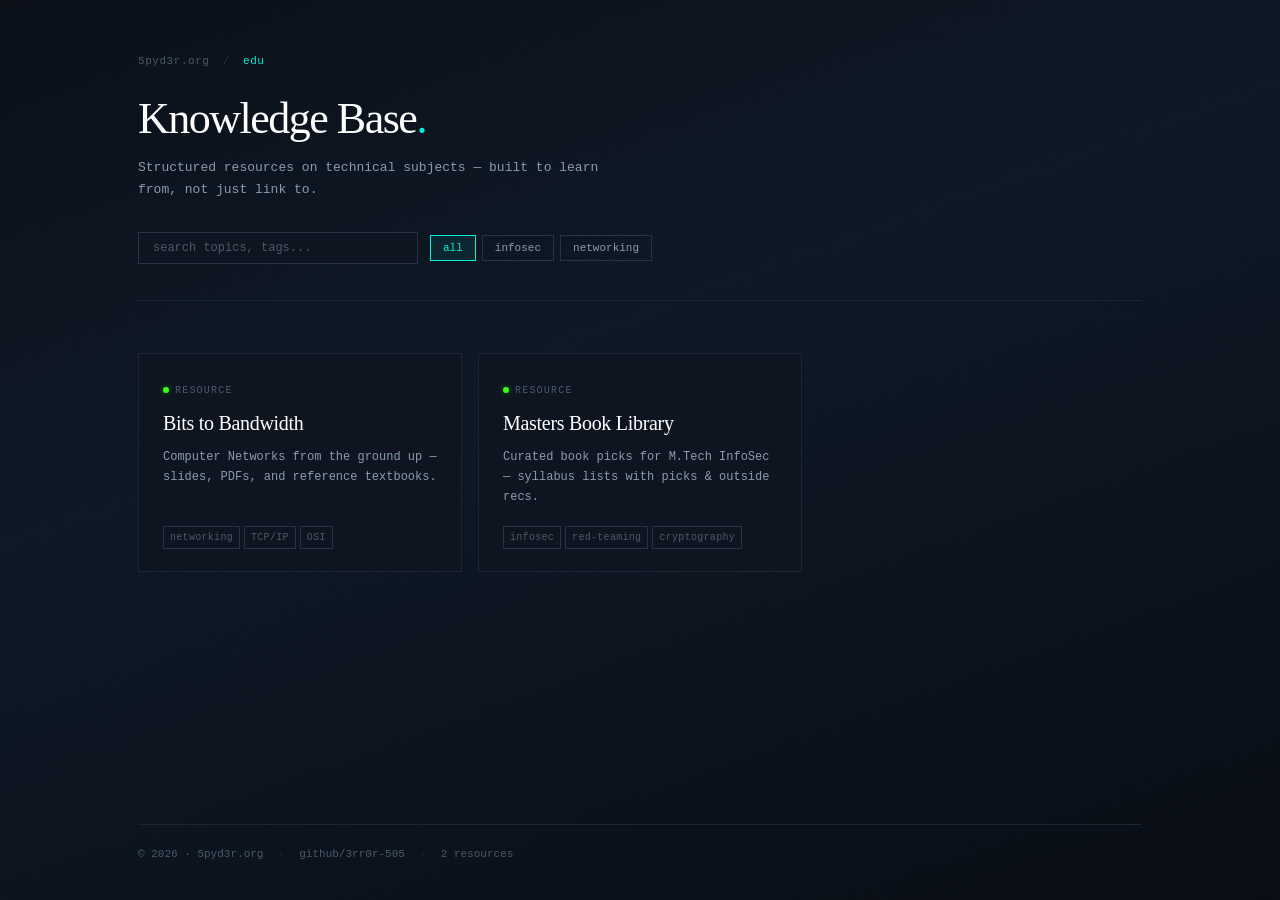
<file: index.html>
<!DOCTYPE html>
<html lang="en">
<head>
  <meta charset="UTF-8" />
  <meta name="viewport" content="width=device-width, initial-scale=1.0" />
  <title>edu · 5pyd3r.org</title>
  <link rel="stylesheet" href="style.css" />
</head>
<body>

  <div class="noise"></div>

  <div class="container">

    <header>
      <div class="breadcrumb">
        <a href="https://5pyd3r.org" target="_blank" rel="noopener">5pyd3r.org</a>
        <span class="crumb-sep">/</span>
        <span class="crumb-current">edu</span>
      </div>
      <h1 class="title">Knowledge Base</h1>
      <p class="subtitle">Structured resources on technical subjects — built to learn from, not just link to.</p>
      <div class="controls">
        <input type="text" id="search" placeholder="search topics, tags..." autocomplete="off" spellcheck="false" />
        <div class="filter-group" id="topic-filters">
          <button class="filter-btn active" data-topic="all">all</button>
        </div>
      </div>
    </header>

    <main>
      <div id="card-grid"></div>
      <div id="empty-state" class="empty-state hidden">nothing found.</div>
    </main>

    <footer>
      <span>© 2026 · <a href="https://5pyd3r.org" target="_blank" rel="noopener">5pyd3r.org</a></span>
      <span class="fsep">·</span>
      <span><a href="https://github.com/3rr0r-505" target="_blank" rel="noopener">github/3rr0r-505</a></span>
      <span class="fsep">·</span>
      <span id="entry-count"></span>
    </footer>

  </div>

  <script src="script.js"></script>
</body>
</html>
</file>
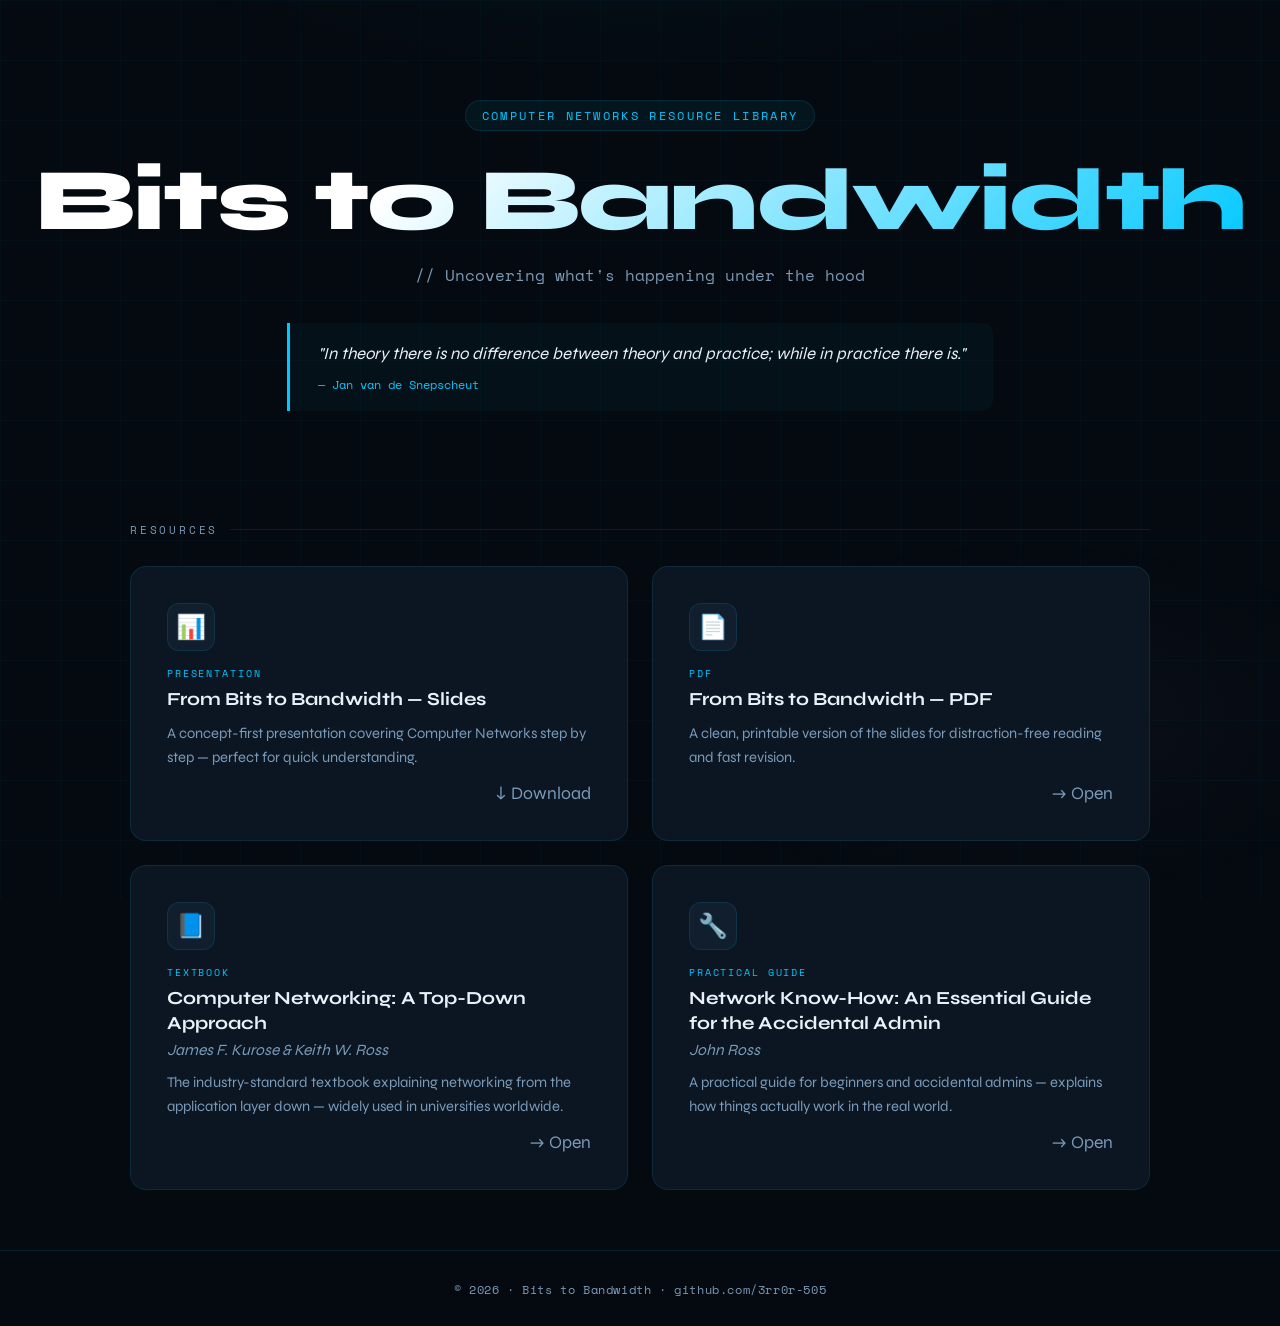
<file: Bits-to-Bandwidth/index.html>
<!DOCTYPE html>
<html lang="en">
<head>
  <meta charset="UTF-8" />
  <meta name="viewport" content="width=device-width, initial-scale=1.0" />
  <title>Bits to Bandwidth</title>
  <link rel="icon" type="image/png" href="favicon.png">
  <link rel="preconnect" href="https://fonts.googleapis.com">
  <link rel="preconnect" href="https://fonts.gstatic.com" crossorigin>
  <link href="https://fonts.googleapis.com/css2?family=Space+Mono:ital,wght@0,400;0,700;1,400&family=Syne:wght@400;600;700;800&display=swap" rel="stylesheet">

  <style>
    *, *::before, *::after { box-sizing: border-box; margin: 0; padding: 0; }

    :root {
      --bg: #050a10;
      --surface: #0b1622;
      --surface2: #111e2e;
      --border: rgba(0, 200, 255, 0.12);
      --accent: #00c8ff;
      --accent2: #7b5ea7;
      --text: #e8f0f8;
      --text-muted: #7a9ab8;
      --glow: rgba(0, 200, 255, 0.15);
    }

    html { scroll-behavior: smooth; }

    body {
      font-family: 'Syne', sans-serif;
      background: var(--bg);
      color: var(--text);
      min-height: 100vh;
      display: flex;
      flex-direction: column;
      overflow-x: hidden;
    }

    /* ── Background effects ── */
    body::before {
      content: '';
      position: fixed;
      inset: 0;
      background:
        radial-gradient(ellipse 80% 50% at 50% -20%, rgba(0,200,255,0.07) 0%, transparent 60%),
        radial-gradient(ellipse 60% 40% at 80% 80%, rgba(123,94,167,0.06) 0%, transparent 50%);
      pointer-events: none;
      z-index: 0;
    }

    /* Subtle grid overlay */
    body::after {
      content: '';
      position: fixed;
      inset: 0;
      background-image:
        linear-gradient(rgba(0,200,255,0.03) 1px, transparent 1px),
        linear-gradient(90deg, rgba(0,200,255,0.03) 1px, transparent 1px);
      background-size: 60px 60px;
      pointer-events: none;
      z-index: 0;
    }

    /* ── Header ── */
    header {
      position: relative;
      z-index: 1;
      text-align: center;
      padding: clamp(50px, 10vw, 100px) 20px clamp(30px, 5vw, 50px);
    }

    .badge {
      display: inline-block;
      font-family: 'Space Mono', monospace;
      font-size: 0.72rem;
      letter-spacing: 0.2em;
      text-transform: uppercase;
      color: var(--accent);
      border: 1px solid var(--border);
      background: rgba(0,200,255,0.06);
      padding: 6px 16px;
      border-radius: 100px;
      margin-bottom: 24px;
      animation: fadeDown 0.6s ease both;
    }

    header h1 {
      font-size: clamp(2.4rem, 7vw, 5.5rem);
      font-weight: 800;
      line-height: 1.05;
      letter-spacing: -0.02em;
      animation: fadeDown 0.6s ease 0.1s both;
      background: linear-gradient(135deg, #ffffff 30%, var(--accent) 100%);
      -webkit-background-clip: text;
      -webkit-text-fill-color: transparent;
      background-clip: text;
    }

    header .tagline {
      font-family: 'Space Mono', monospace;
      font-size: clamp(0.8rem, 1.8vw, 1rem);
      color: var(--text-muted);
      margin-top: 16px;
      animation: fadeDown 0.6s ease 0.2s both;
    }

    .quote-block {
      display: inline-block;
      margin-top: 36px;
      padding: 18px 28px;
      border-left: 3px solid var(--accent);
      background: rgba(0,200,255,0.04);
      border-radius: 0 10px 10px 0;
      text-align: left;
      max-width: 820px;
      animation: fadeDown 0.6s ease 0.3s both;
    }

    .quote-block p {
      font-size: clamp(0.88rem, 1.6vw, 1.05rem);
      color: var(--text);
      line-height: 1.6;
      font-style: italic;
    }

    .quote-block cite {
      display: block;
      margin-top: 8px;
      font-family: 'Space Mono', monospace;
      font-size: 0.75rem;
      color: var(--accent);
      font-style: normal;
    }

    /* ── Main container ── */
    .container {
      position: relative;
      z-index: 1;
      flex: 1;
      width: 100%;
      max-width: 1100px;
      margin: 0 auto;
      padding: clamp(20px, 5vw, 60px) clamp(16px, 4vw, 40px) 60px;
    }

    .section-label {
      font-family: 'Space Mono', monospace;
      font-size: 0.7rem;
      letter-spacing: 0.25em;
      text-transform: uppercase;
      color: var(--text-muted);
      margin-bottom: 28px;
      display: flex;
      align-items: center;
      gap: 12px;
    }

    .section-label::after {
      content: '';
      flex: 1;
      height: 1px;
      background: var(--border);
    }

    /* ── Cards ── */
    .cards {
      display: grid;
      grid-template-columns: repeat(2, 1fr);
      gap: clamp(14px, 2.5vw, 24px);
    }

    .card {
      position: relative;
      background: var(--surface);
      border: 1px solid var(--border);
      border-radius: 16px;
      padding: clamp(22px, 3.5vw, 36px);
      cursor: pointer;
      text-decoration: none;
      color: inherit;
      display: flex;
      flex-direction: column;
      gap: 14px;
      transition: transform 0.28s ease, border-color 0.28s ease, box-shadow 0.28s ease;
      overflow: hidden;
      animation: fadeUp 0.5s ease both;
    }

    .card:nth-child(1) { animation-delay: 0.35s; }
    .card:nth-child(2) { animation-delay: 0.45s; }
    .card:nth-child(3) { animation-delay: 0.55s; }
    .card:nth-child(4) { animation-delay: 0.65s; }

    .card::before {
      content: '';
      position: absolute;
      inset: 0;
      border-radius: inherit;
      background: radial-gradient(ellipse 80% 60% at 50% 0%, var(--glow), transparent 70%);
      opacity: 0;
      transition: opacity 0.3s ease;
    }

    .card:hover {
      transform: translateY(-6px);
      border-color: rgba(0, 200, 255, 0.35);
      box-shadow: 0 20px 60px rgba(0,0,0,0.4), 0 0 0 1px rgba(0,200,255,0.1);
    }

    .card:hover::before { opacity: 1; }

    .card-icon {
      width: 48px;
      height: 48px;
      border-radius: 12px;
      background: var(--surface2);
      border: 1px solid var(--border);
      display: flex;
      align-items: center;
      justify-content: center;
      font-size: 1.5rem;
      flex-shrink: 0;
      transition: background 0.3s;
    }

    .card:hover .card-icon {
      background: rgba(0,200,255,0.1);
      border-color: rgba(0,200,255,0.25);
    }

    .card-body { flex: 1; }

    .card-type {
      font-family: 'Space Mono', monospace;
      font-size: 0.65rem;
      letter-spacing: 0.18em;
      text-transform: uppercase;
      color: var(--accent);
      margin-bottom: 6px;
    }

    .card h3 {
      font-size: clamp(0.95rem, 1.8vw, 1.15rem);
      font-weight: 700;
      line-height: 1.35;
      color: var(--text);
    }

    .card h3 .author {
      display: block;
      font-size: 0.85em;
      font-weight: 400;
      font-style: italic;
      color: var(--text-muted);
      margin-top: 4px;
    }

    .card p {
      font-size: clamp(0.82rem, 1.4vw, 0.92rem);
      color: var(--text-muted);
      line-height: 1.6;
      margin-top: 10px;
    }

    .card-arrow {
      align-self: flex-end;
      font-size: 1.1rem;
      color: var(--text-muted);
      transition: color 0.25s, transform 0.25s;
      margin-top: auto;
    }

    .card:hover .card-arrow {
      color: var(--accent);
      transform: translateX(4px);
    }

    /* ── Footer ── */
    footer {
      position: relative;
      z-index: 1;
      text-align: center;
      padding: 28px 20px;
      border-top: 1px solid var(--border);
    }

    footer a {
      font-family: 'Space Mono', monospace;
      font-size: 0.75rem;
      color: var(--text-muted);
      text-decoration: none;
      letter-spacing: 0.05em;
      transition: color 0.2s;
    }

    footer a:hover { color: var(--accent); }

    /* ── Animations ── */
    @keyframes fadeDown {
      from { opacity: 0; transform: translateY(-18px); }
      to   { opacity: 1; transform: translateY(0); }
    }

    @keyframes fadeUp {
      from { opacity: 0; transform: translateY(24px); }
      to   { opacity: 1; transform: translateY(0); }
    }

    /* ── Responsive ── */
    @media (max-width: 640px) {
      .cards { grid-template-columns: 1fr; }
      .quote-block { text-align: center; border-left: none; border-top: 3px solid var(--accent); border-radius: 10px; }
    }

    @media (min-width: 641px) and (max-width: 900px) {
      .cards { grid-template-columns: repeat(2, 1fr); }
      header h1 { font-size: clamp(2.2rem, 5vw, 3.5rem); }
    }

    /* Touch device: disable hover transform that can stick */
    @media (hover: none) {
      .card:hover { transform: none; }
    }
  </style>
</head>
<body>

<header>
  <div class="badge">Computer Networks Resource Library</div>
  <h1>Bits to Bandwidth</h1>
  <p class="tagline">// Uncovering what's happening under the hood</p>
  <div class="quote-block">
    <p>"In theory there is no difference between theory and practice; while in practice there is."</p>
    <cite>— Jan van de Snepscheut</cite>
  </div>
</header>

<main class="container">
  <div class="section-label">Resources</div>

  <div class="cards">

    <!-- Card 1: PPT -->
    <a href="./Computer Network - From Bits to Bandwidth.pptx" download class="card">
      <div class="card-icon">📊</div>
      <div class="card-body">
        <div class="card-type">Presentation</div>
        <h3>From Bits to Bandwidth — Slides</h3>
        <p>A concept-first presentation covering Computer Networks step by step — perfect for quick understanding.</p>
      </div>
      <span class="card-arrow">↓ Download</span>
    </a>

    <!-- Card 2: PDF slides -->
    <div class="card" onclick="window.open('./Computer Network - From Bits to Bandwidth.pdf','_blank')" role="button" tabindex="0"
         onkeydown="if(event.key==='Enter')window.open('./Computer Network - From Bits to Bandwidth.pdf','_blank')">
      <div class="card-icon">📄</div>
      <div class="card-body">
        <div class="card-type">PDF</div>
        <h3>From Bits to Bandwidth — PDF</h3>
        <p>A clean, printable version of the slides for distraction-free reading and fast revision.</p>
      </div>
      <span class="card-arrow">→ Open</span>
    </div>

    <!-- Card 3: Textbook -->
    <div class="card" onclick="window.open('./Computer Networking - A Top-Down Approach [Global Edition].pdf','_blank')" role="button" tabindex="0"
         onkeydown="if(event.key==='Enter')window.open('./Computer Networking - A Top-Down Approach [Global Edition].pdf','_blank')">
      <div class="card-icon">📘</div>
      <div class="card-body">
        <div class="card-type">Textbook</div>
        <h3>
          Computer Networking: A Top-Down Approach
          <span class="author">James F. Kurose &amp; Keith W. Ross</span>
        </h3>
        <p>The industry-standard textbook explaining networking from the application layer down — widely used in universities worldwide.</p>
      </div>
      <span class="card-arrow">→ Open</span>
    </div>

    <!-- Card 4: Network Know-How -->
    <div class="card" onclick="window.open('./Network Know-How_no starch press.pdf','_blank')" role="button" tabindex="0"
         onkeydown="if(event.key==='Enter')window.open('./Network Know-How_no starch press.pdf','_blank')">
      <div class="card-icon">🔧</div>
      <div class="card-body">
        <div class="card-type">Practical Guide</div>
        <h3>
          Network Know-How: An Essential Guide for the Accidental Admin
          <span class="author">John Ross</span>
        </h3>
        <p>A practical guide for beginners and accidental admins — explains how things actually work in the real world.</p>
      </div>
      <span class="card-arrow">→ Open</span>
    </div>

  </div>
</main>

<footer>
  <a href="https://github.com/3rr0r-505/Bits-to-Bandwidth" target="_blank">
    © 2026 · Bits to Bandwidth · github.com/3rr0r-505
  </a>
</footer>

</body>
</html>
</file>
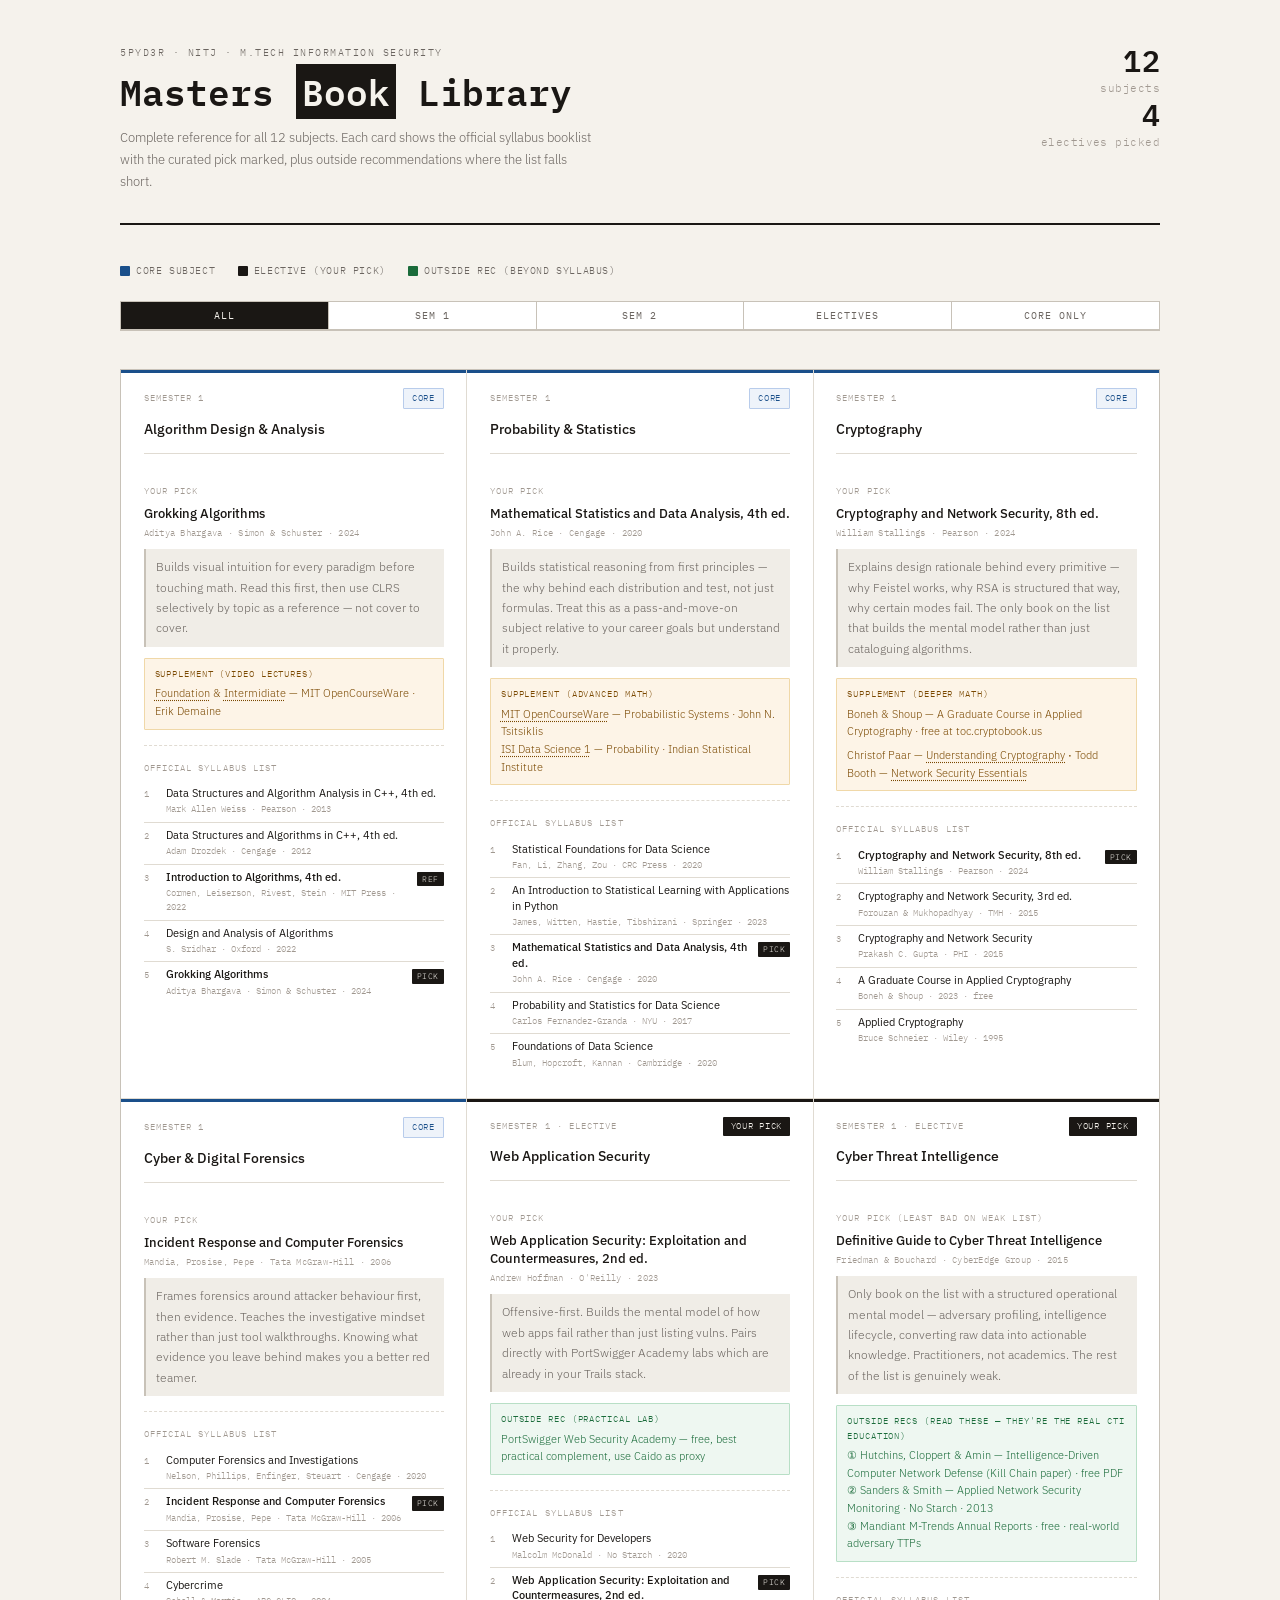
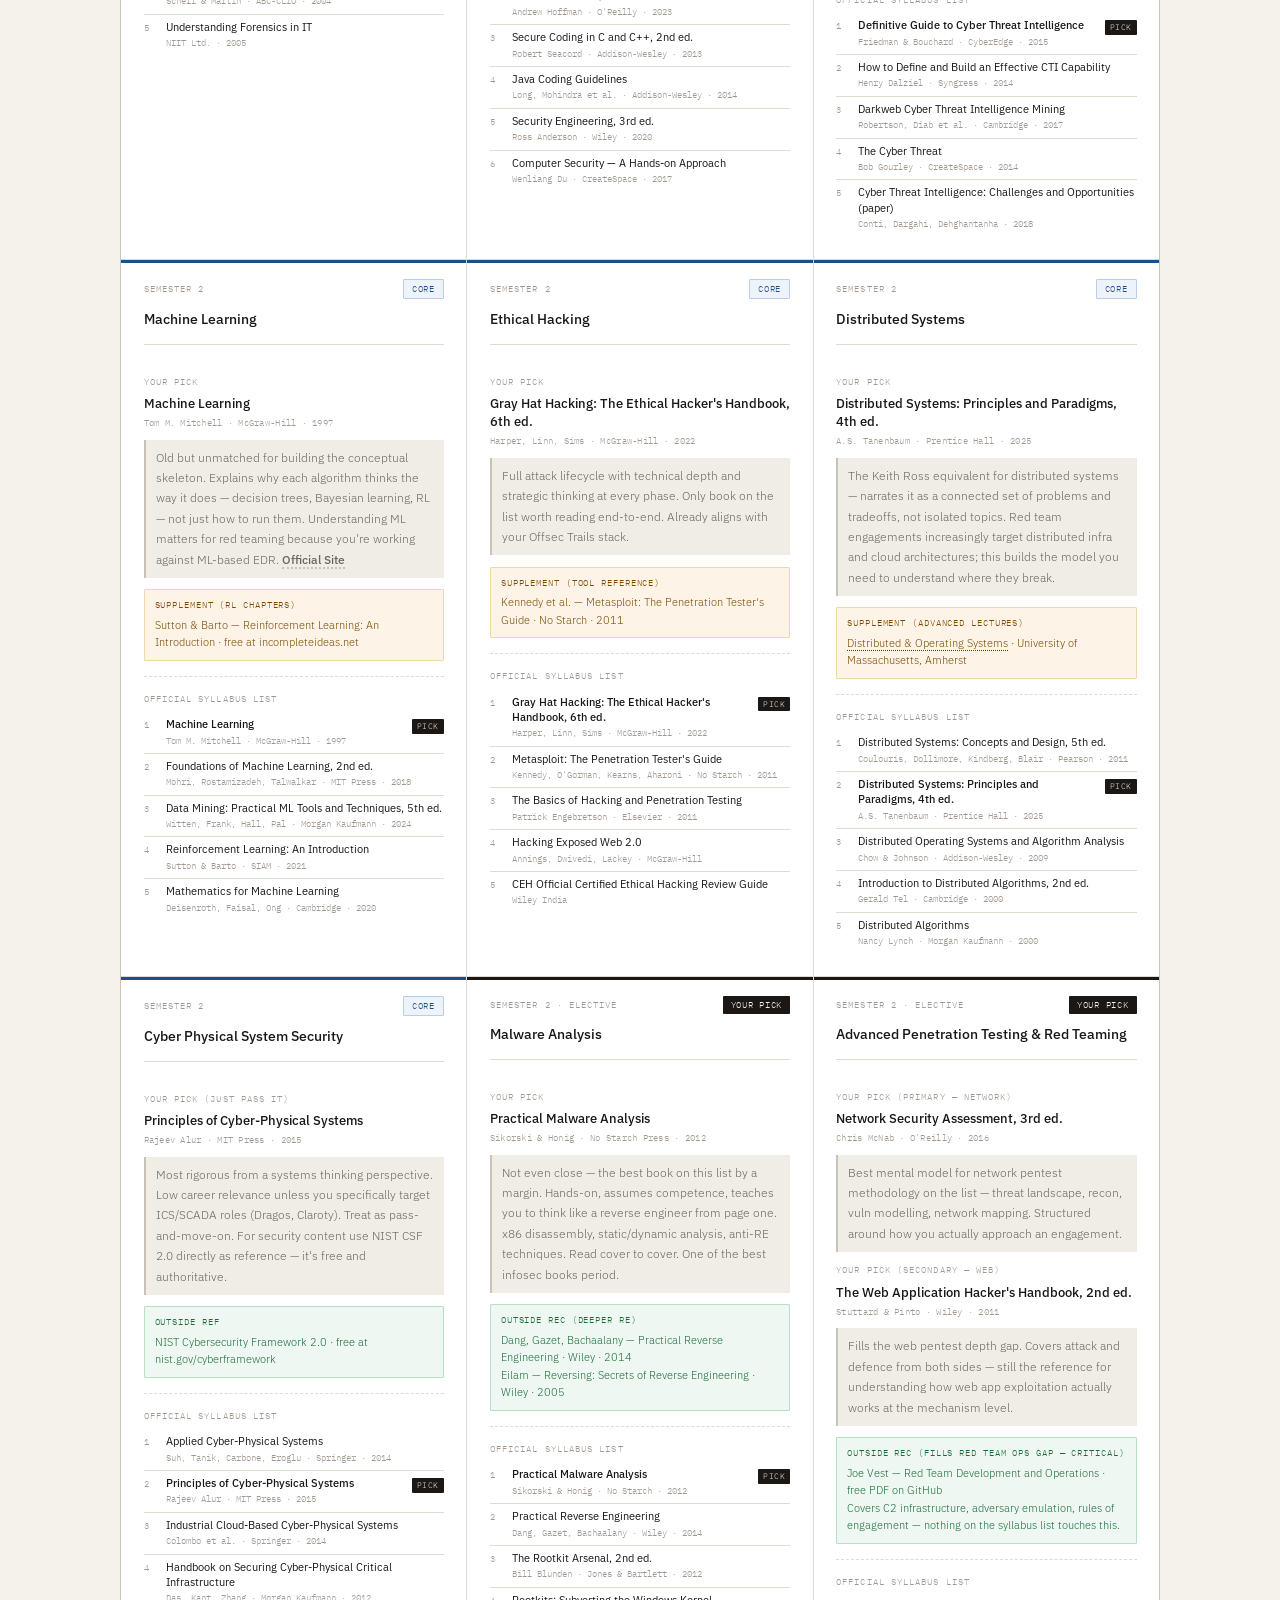
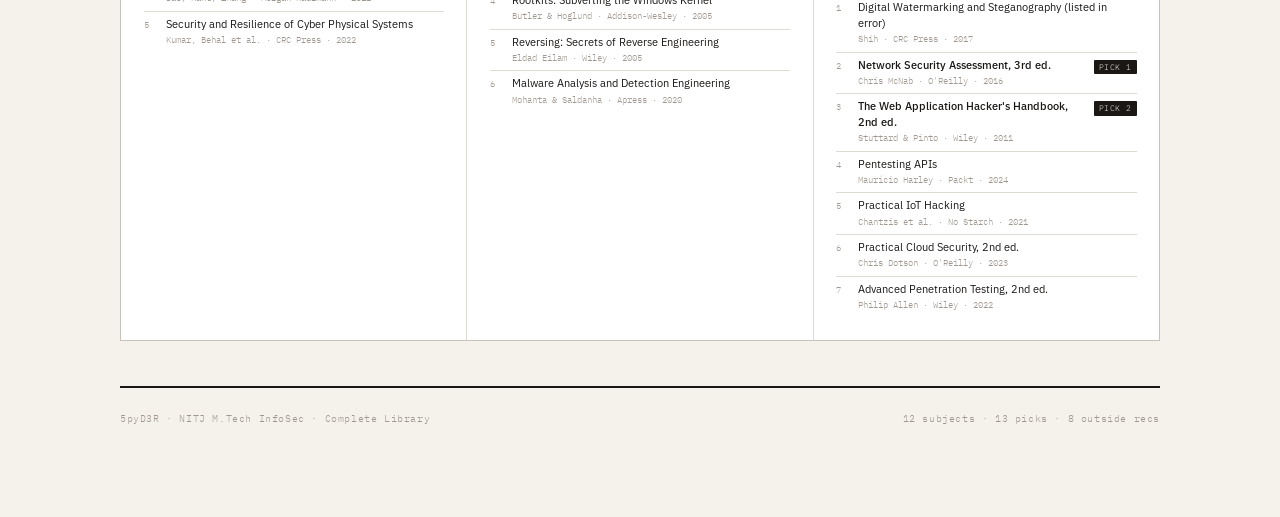
<file: mtech-infosec-lib/index.html>
<!DOCTYPE html>
<html lang="en">
<head>
<meta charset="UTF-8">
<meta name="viewport" content="width=device-width, initial-scale=1.0">
<title>5pyD3R · InfoSec Library</title>
<link href="https://fonts.googleapis.com/css2?family=IBM+Plex+Mono:wght@400;600&family=IBM+Plex+Sans:wght@300;400;500&display=swap" rel="stylesheet">
<style>
*, *::before, *::after { box-sizing: border-box; margin: 0; padding: 0; }

:root {
  --bg: #f5f2ec;
  --surface: #ffffff;
  --surface2: #f0ede7;
  --border: #e0dbd2;
  --border-dark: #c8c2b8;
  --text: #1a1714;
  --text-muted: #6b6560;
  --text-dim: #a09890;
  --ink: #1a1714;
  --red: #c0392b;
  --red-bg: #fdf0ee;
  --red-border: #f0c4be;
  --blue: #1a4f8a;
  --blue-bg: #eef3fa;
  --blue-border: #b8cceb;
  --green: #1a6b3a;
  --green-bg: #eef7f1;
  --green-border: #b8dfc6;
  --amber: #7a4800;
  --amber-bg: #fdf4e7;
  --amber-border: #f0d8a8;
  --mono: 'IBM Plex Mono', monospace;
  --sans: 'IBM Plex Sans', sans-serif;
}

html { font-size: 15px; }

body {
  background: var(--bg);
  color: var(--text);
  font-family: var(--sans);
  font-weight: 300;
  min-height: 100vh;
  padding: 0;
  line-height: 1.6;
}

.page {
  max-width: 1100px;
  margin: 0 auto;
  padding: 3rem 2rem 6rem;
}

/* ── HEADER ── */
header {
  display: grid;
  grid-template-columns: 1fr auto;
  align-items: start;
  gap: 2rem;
  padding-bottom: 2rem;
  margin-bottom: 2.5rem;
  border-bottom: 2px solid var(--ink);
}

.header-left {}

.site-tag {
  font-family: var(--mono);
  font-size: 10px;
  letter-spacing: 0.15em;
  text-transform: uppercase;
  color: var(--text-muted);
  margin-bottom: 0.75rem;
}

h1 {
  font-family: var(--mono);
  font-size: clamp(1.6rem, 3.5vw, 2.4rem);
  font-weight: 600;
  line-height: 1.1;
  color: var(--ink);
}

h1 em {
  font-style: normal;
  background: var(--ink);
  color: var(--bg);
  padding: 0 6px;
}

.header-desc {
  margin-top: 1rem;
  font-size: 13px;
  color: var(--text-muted);
  max-width: 480px;
  line-height: 1.7;
}

.header-stats {
  text-align: right;
}

.stat-block {
  font-family: var(--mono);
  font-size: 11px;
  color: var(--text-dim);
  line-height: 2;
  letter-spacing: 0.04em;
}

.stat-block strong {
  display: block;
  font-size: 2rem;
  font-weight: 600;
  color: var(--ink);
  line-height: 1;
  margin-bottom: 2px;
}

/* ── LEGEND ── */
.legend {
  display: flex;
  gap: 1.5rem;
  flex-wrap: wrap;
  margin-bottom: 1.5rem;
}

.legend-item {
  display: flex;
  align-items: center;
  gap: 6px;
  font-family: var(--mono);
  font-size: 10px;
  color: var(--text-muted);
  letter-spacing: 0.06em;
  text-transform: uppercase;
}

.ldot {
  width: 10px; height: 10px;
  border-radius: 1px;
  flex-shrink: 0;
}
.ldot-pick { background: var(--ink); }
.ldot-core { background: var(--blue); }
.ldot-extra { background: var(--green); }

/* ── CONTROLS ── */
.controls {
  display: flex;
  gap: 0;
  flex-wrap: wrap;
  margin-bottom: 2.5rem;
  border: 1px solid var(--border-dark);
  width: 100%;
}

.filter-btn {
  font-family: var(--mono);
  font-size: 10px;
  letter-spacing: 0.1em;
  text-transform: uppercase;
  padding: 7px 18px;
  border: none;
  border-right: 1px solid var(--border-dark);
  border-bottom: 1px solid var(--border-dark);
  background: var(--surface);
  color: var(--text-muted);
  cursor: pointer;
  transition: all 0.1s;
  flex: 1;
  min-width: 60px;
  text-align: center;
}

.filter-btn:last-child { border-right: none; }
.filter-btn:hover { background: var(--surface2); color: var(--ink); }
.filter-btn.active {
  background: var(--ink);
  color: var(--bg);
}

/* ── SEMESTER LABEL ── */
.sem-heading {
  font-family: var(--mono);
  font-size: 11px;
  letter-spacing: 0.15em;
  text-transform: uppercase;
  color: var(--text-dim);
  padding: 0.5rem 0 1rem;
  border-top: 1px solid var(--border);
  margin-top: 2rem;
}
.sem-heading:first-of-type { margin-top: 0; border-top: none; }

/* ── GRID ── */
.grid {
  display: grid;
  grid-template-columns: repeat(auto-fill, minmax(320px, 1fr));
  gap: 1px;
  background: var(--border);
  border: 1px solid var(--border-dark);
  margin-bottom: 1px;
}

/* ── CARD ── */
.card {
  background: var(--surface);
  padding: 1.25rem 1.5rem 1.5rem;
  display: flex;
  flex-direction: column;
  gap: 0;
  transition: background 0.1s;
  position: relative;
}

.card:hover { background: var(--surface2); }
.card.hidden { display: none; }

.card-accent {
  position: absolute;
  top: 0; left: 0; right: 0;
  height: 3px;
}
.accent-core { background: var(--blue); }
.accent-pick { background: var(--ink); }

.card-meta {
  display: flex;
  align-items: center;
  justify-content: space-between;
  margin-bottom: 0.75rem;
}

.card-sem {
  font-family: var(--mono);
  font-size: 9px;
  letter-spacing: 0.12em;
  text-transform: uppercase;
  color: var(--text-dim);
}

.pill {
  font-family: var(--mono);
  font-size: 9px;
  letter-spacing: 0.08em;
  text-transform: uppercase;
  padding: 2px 8px;
  border-radius: 1px;
}
.pill-core { background: var(--blue-bg); color: var(--blue); border: 1px solid var(--blue-border); }
.pill-pick { background: var(--ink); color: var(--bg); }
.pill-extra { background: var(--green-bg); color: var(--green); border: 1px solid var(--green-border); }

.subject {
  font-size: 14px;
  font-weight: 500;
  color: var(--ink);
  line-height: 1.3;
  margin-bottom: 1rem;
  padding-bottom: 1rem;
  border-bottom: 1px solid var(--border);
}

/* PICK SECTION */
.section-label {
  font-family: var(--mono);
  font-size: 9px;
  letter-spacing: 0.12em;
  text-transform: uppercase;
  color: var(--text-dim);
  margin-bottom: 0.4rem;
  margin-top: 1rem;
}
.section-label:first-of-type { margin-top: 0; }

.pick-title {
  font-size: 13px;
  font-weight: 500;
  color: var(--ink);
  line-height: 1.4;
  margin-bottom: 3px;
}

.pick-author {
  font-family: var(--mono);
  font-size: 9px;
  color: var(--text-dim);
  letter-spacing: 0.03em;
  margin-bottom: 0.6rem;
}

.pick-why {
  font-size: 12px;
  color: var(--text-muted);
  line-height: 1.7;
  padding: 8px 10px;
  background: var(--surface2);
  border-left: 2px solid var(--border-dark);
}

.pick-why a {
  font-weight: 500;
  color: inherit;
  text-decoration: none;
  border-bottom: 2px dotted var(--border-dark);
}

.pick-why a:hover {
  border-bottom-color: var(--ink);
}

/* OFFICIAL LIST */
.official-list {
  margin-top: 1rem;
  padding-top: 1rem;
  border-top: 1px dashed var(--border);
}

.official-book {
  display: flex;
  gap: 8px;
  padding: 5px 0;
  border-bottom: 1px solid var(--border);
  align-items: flex-start;
}
.official-book:last-child { border-bottom: none; }

.book-num {
  font-family: var(--mono);
  font-size: 9px;
  color: var(--text-dim);
  min-width: 14px;
  padding-top: 1px;
}

.book-info { flex: 1; }

.book-name {
  font-size: 11px;
  color: var(--text);
  line-height: 1.4;
  font-weight: 400;
}

.book-name.is-pick {
  font-weight: 500;
  color: var(--ink);
}

.book-by {
  font-family: var(--mono);
  font-size: 9px;
  color: var(--text-dim);
  margin-top: 1px;
}

.pick-badge {
  font-family: var(--mono);
  font-size: 8px;
  letter-spacing: 0.06em;
  text-transform: uppercase;
  padding: 1px 5px;
  background: var(--ink);
  color: var(--bg);
  border-radius: 1px;
  white-space: nowrap;
  margin-top: 2px;
  align-self: flex-start;
}

.extra-badge {
  font-family: var(--mono);
  font-size: 8px;
  letter-spacing: 0.06em;
  text-transform: uppercase;
  padding: 1px 5px;
  background: var(--green-bg);
  color: var(--green);
  border: 1px solid var(--green-border);
  border-radius: 1px;
  white-space: nowrap;
  margin-top: 2px;
  align-self: flex-start;
}

/* SUPPLEMENT */
.supplement-block {
  margin-top: 0.75rem;
  padding: 8px 10px;
  background: var(--amber-bg);
  border: 1px solid var(--amber-border);
  border-radius: 1px;
}

.supplement-label {
  font-family: var(--mono);
  font-size: 9px;
  letter-spacing: 0.1em;
  text-transform: uppercase;
  color: var(--amber);
  margin-bottom: 4px;
}

.supplement-item {
  font-size: 11px;
  color: var(--amber);
  line-height: 1.6;
}

/* OUTSIDE REC */
.outside-block {
  margin-top: 0.75rem;
  padding: 8px 10px;
  background: var(--green-bg);
  border: 1px solid var(--green-border);
  border-radius: 1px;
}

.outside-label {
  font-family: var(--mono);
  font-size: 9px;
  letter-spacing: 0.1em;
  text-transform: uppercase;
  color: var(--green);
  margin-bottom: 4px;
}

.outside-item {
  font-size: 11px;
  color: var(--green);
  line-height: 1.6;
}

/* FOOTER */
footer {
  margin-top: 3rem;
  padding-top: 1.5rem;
  border-top: 2px solid var(--ink);
  display: flex;
  justify-content: space-between;
  flex-wrap: wrap;
  gap: 8px;
  font-family: var(--mono);
  font-size: 10px;
  color: var(--text-dim);
  letter-spacing: 0.06em;
}

@media (max-width: 720px) {
  header { grid-template-columns: 1fr; }
  .header-stats { text-align: left; display: flex; gap: 1.5rem; }
  .stat-block strong { font-size: 1.4rem; display: inline; margin-right: 4px; }
  .grid { grid-template-columns: 1fr; }
  body { padding: 1.5rem 1rem 4rem; }
  .controls { width: 100%; }
  .filter-btn { flex: 1; }
}
</style>
</head>
<body>
<div class="page">

<header>
  <div class="header-left">
    <div class="site-tag">5pyD3R · NITJ · M.Tech Information Security</div>
    <h1>Masters <em>Book</em> Library</h1>
    <p class="header-desc">Complete reference for all 12 subjects. Each card shows the official syllabus booklist with the curated pick marked, plus outside recommendations where the list falls short.</p>
  </div>
  <div class="header-stats">
    <div class="stat-block"><strong>12</strong> subjects</div>
    <div class="stat-block"><strong>4</strong> electives picked</div>
  </div>
</header>

<div class="legend">
  <div class="legend-item"><div class="ldot ldot-core"></div> Core subject</div>
  <div class="legend-item"><div class="ldot ldot-pick"></div> Elective (your pick)</div>
  <div class="legend-item"><div class="ldot ldot-extra"></div> Outside rec (beyond syllabus)</div>
</div>

<div class="controls">
  <button class="filter-btn active" data-filter="all">All</button>
  <button class="filter-btn" data-filter="sem1">Sem 1</button>
  <button class="filter-btn" data-filter="sem2">Sem 2</button>
  <button class="filter-btn" data-filter="elective">Electives</button>
  <button class="filter-btn" data-filter="core">Core only</button>
</div>

<div class="grid" id="grid">

  <!-- ── SEM 1 CORE ── -->

  <div class="card" data-sem="sem1" data-type="core">
    <div class="card-accent accent-core"></div>
    <div class="card-meta">
      <span class="card-sem">Semester 1</span>
      <span class="pill pill-core">Core</span>
    </div>
    <div class="subject">Algorithm Design & Analysis</div>

    <div class="section-label">Your pick</div>
    <div class="pick-title">Grokking Algorithms</div>
    <div class="pick-author">Aditya Bhargava · Simon & Schuster · 2024</div>
    <div class="pick-why">Builds visual intuition for every paradigm before touching math. Read this first, then use CLRS selectively by topic as a reference — not cover to cover.</div>
    <div class="supplement-block">
      <div class="supplement-label">Supplement (Video Lectures)</div>
      <div class="supplement-item"><a href="https://ocw.mit.edu/courses/6-006-introduction-to-algorithms-spring-2020/" target="_blank" rel="noopener noreferrer" style="color:inherit; text-decoration:underline; text-decoration-style:dotted; text-underline-offset:3px;">Foundation</a> & <a href="https://ocw.mit.edu/courses/6-046j-design-and-analysis-of-algorithms-spring-2015/" target="_blank" rel="noopener noreferrer" style="color:inherit; text-decoration:underline; text-decoration-style:dotted; text-underline-offset:3px;">Intermidiate</a> — MIT OpenCourseWare · Erik Demaine </div>
    </div>

    <div class="official-list">
      <div class="section-label">Official syllabus list</div>
      <div class="official-book">
        <span class="book-num">1</span>
        <div class="book-info">
          <div class="book-name">Data Structures and Algorithm Analysis in C++, 4th ed.</div>
          <div class="book-by">Mark Allen Weiss · Pearson · 2013</div>
        </div>
      </div>
      <div class="official-book">
        <span class="book-num">2</span>
        <div class="book-info">
          <div class="book-name">Data Structures and Algorithms in C++, 4th ed.</div>
          <div class="book-by">Adam Drozdek · Cengage · 2012</div>
        </div>
      </div>
      <div class="official-book">
        <span class="book-num">3</span>
        <div class="book-info">
          <div class="book-name is-pick">Introduction to Algorithms, 4th ed.</div>
          <div class="book-by">Cormen, Leiserson, Rivest, Stein · MIT Press · 2022</div>
        </div>
        <span class="pick-badge">ref</span>
      </div>
      <div class="official-book">
        <span class="book-num">4</span>
        <div class="book-info">
          <div class="book-name">Design and Analysis of Algorithms</div>
          <div class="book-by">S. Sridhar · Oxford · 2022</div>
        </div>
      </div>
      <div class="official-book">
        <span class="book-num">5</span>
        <div class="book-info">
          <div class="book-name is-pick">Grokking Algorithms</div>
          <div class="book-by">Aditya Bhargava · Simon & Schuster · 2024</div>
        </div>
        <span class="pick-badge">pick</span>
      </div>
    </div>
  </div>

  <div class="card" data-sem="sem1" data-type="core">
    <div class="card-accent accent-core"></div>
    <div class="card-meta">
      <span class="card-sem">Semester 1</span>
      <span class="pill pill-core">Core</span>
    </div>
    <div class="subject">Probability & Statistics</div>

    <div class="section-label">Your pick</div>
    <div class="pick-title">Mathematical Statistics and Data Analysis, 4th ed.</div>
    <div class="pick-author">John A. Rice · Cengage · 2020</div>
    <div class="pick-why">Builds statistical reasoning from first principles — the why behind each distribution and test, not just formulas. Treat this as a pass-and-move-on subject relative to your career goals but understand it properly.
    </div>
    <div class="supplement-block">
      <div class="supplement-label">Supplement (advanced math)</div>
      <div class="supplement-item"><a href="https://www.mit.edu/~jnt/prob.html" target="_blank" rel="noopener noreferrer" style="color:inherit; text-decoration:underline; text-decoration-style:dotted; text-underline-offset:3px;">MIT OpenCourseWare</a> — Probabilistic Systems · John N. Tsitsiklis </div>
    <div class="supplement-item"><a href="https://isi-web.org/course/data-science-1" target="_blank" rel="noopener noreferrer" style="color:inherit; text-decoration:underline; text-decoration-style:dotted; text-underline-offset:3px;">ISI Data Science 1</a> — Probability · Indian Statistical Institute </div>
    </div>

    <div class="official-list">
      <div class="section-label">Official syllabus list</div>
      <div class="official-book">
        <span class="book-num">1</span>
        <div class="book-info">
          <div class="book-name">Statistical Foundations for Data Science</div>
          <div class="book-by">Fan, Li, Zhang, Zou · CRC Press · 2020</div>
        </div>
      </div>
      <div class="official-book">
        <span class="book-num">2</span>
        <div class="book-info">
          <div class="book-name">An Introduction to Statistical Learning with Applications in Python</div>
          <div class="book-by">James, Witten, Hastie, Tibshirani · Springer · 2023</div>
        </div>
      </div>
      <div class="official-book">
        <span class="book-num">3</span>
        <div class="book-info">
          <div class="book-name is-pick">Mathematical Statistics and Data Analysis, 4th ed.</div>
          <div class="book-by">John A. Rice · Cengage · 2020</div>
        </div>
        <span class="pick-badge">pick</span>
      </div>
      <div class="official-book">
        <span class="book-num">4</span>
        <div class="book-info">
          <div class="book-name">Probability and Statistics for Data Science</div>
          <div class="book-by">Carlos Fernandez-Granda · NYU · 2017</div>
        </div>
      </div>
      <div class="official-book">
        <span class="book-num">5</span>
        <div class="book-info">
          <div class="book-name">Foundations of Data Science</div>
          <div class="book-by">Blum, Hopcroft, Kannan · Cambridge · 2020</div>
        </div>
      </div>
    </div>
  </div>

  <div class="card" data-sem="sem1" data-type="core">
    <div class="card-accent accent-core"></div>
    <div class="card-meta">
      <span class="card-sem">Semester 1</span>
      <span class="pill pill-core">Core</span>
    </div>
    <div class="subject">Cryptography</div>

    <div class="section-label">Your pick</div>
    <div class="pick-title">Cryptography and Network Security, 8th ed.</div>
    <div class="pick-author">William Stallings · Pearson · 2024</div>
    <div class="pick-why">Explains design rationale behind every primitive — why Feistel works, why RSA is structured that way, why certain modes fail. The only book on the list that builds the mental model rather than just cataloguing algorithms.</div>

    <div class="supplement-block">
      <div class="supplement-label">Supplement (deeper math)</div>
      <div class="supplement-item">Boneh & Shoup — A Graduate Course in Applied Cryptography · free at toc.cryptobook.us</div>
      <div class="supplement-item" style="margin-top:6px;">
        Christof Paar — <a href="https://www.cryptography-textbook.com/online-course/#videos" target="_blank" rel="noopener noreferrer" style="color:inherit; text-decoration:underline; text-decoration-style:dotted; text-underline-offset:3px;">Understanding Cryptography</a>
        <span style="font-weight:500;">·</span>
        Todd Booth — <a href="https://www.youtube.com/playlist?list=PLkcn06P47MUFVR0rNNYd12t4Vc7Ux7sKj" target="_blank" rel="noopener noreferrer" style="color:inherit; text-decoration:underline; text-decoration-style:dotted; text-underline-offset:3px;">Network Security Essentials</a>
      </div>
    </div>

    <div class="official-list">
      <div class="section-label">Official syllabus list</div>
      <div class="official-book">
        <span class="book-num">1</span>
        <div class="book-info">
          <div class="book-name is-pick">Cryptography and Network Security, 8th ed.</div>
          <div class="book-by">William Stallings · Pearson · 2024</div>
        </div>
        <span class="pick-badge">pick</span>
      </div>
      <div class="official-book">
        <span class="book-num">2</span>
        <div class="book-info">
          <div class="book-name">Cryptography and Network Security, 3rd ed.</div>
          <div class="book-by">Forouzan & Mukhopadhyay · TMH · 2015</div>
        </div>
      </div>
      <div class="official-book">
        <span class="book-num">3</span>
        <div class="book-info">
          <div class="book-name">Cryptography and Network Security</div>
          <div class="book-by">Prakash C. Gupta · PHI · 2015</div>
        </div>
      </div>
      <div class="official-book">
        <span class="book-num">4</span>
        <div class="book-info">
          <div class="book-name">A Graduate Course in Applied Cryptography</div>
          <div class="book-by">Boneh & Shoup · 2023 · free</div>
        </div>
      </div>
      <div class="official-book">
        <span class="book-num">5</span>
        <div class="book-info">
          <div class="book-name">Applied Cryptography</div>
          <div class="book-by">Bruce Schneier · Wiley · 1995</div>
        </div>
      </div>
    </div>
  </div>

  <div class="card" data-sem="sem1" data-type="core">
    <div class="card-accent accent-core"></div>
    <div class="card-meta">
      <span class="card-sem">Semester 1</span>
      <span class="pill pill-core">Core</span>
    </div>
    <div class="subject">Cyber & Digital Forensics</div>

    <div class="section-label">Your pick</div>
    <div class="pick-title">Incident Response and Computer Forensics</div>
    <div class="pick-author">Mandia, Prosise, Pepe · Tata McGraw-Hill · 2006</div>
    <div class="pick-why">Frames forensics around attacker behaviour first, then evidence. Teaches the investigative mindset rather than just tool walkthroughs. Knowing what evidence you leave behind makes you a better red teamer.</div>

    <div class="official-list">
      <div class="section-label">Official syllabus list</div>
      <div class="official-book">
        <span class="book-num">1</span>
        <div class="book-info">
          <div class="book-name">Computer Forensics and Investigations</div>
          <div class="book-by">Nelson, Phillips, Enfinger, Steuart · Cengage · 2020</div>
        </div>
      </div>
      <div class="official-book">
        <span class="book-num">2</span>
        <div class="book-info">
          <div class="book-name is-pick">Incident Response and Computer Forensics</div>
          <div class="book-by">Mandia, Prosise, Pepe · Tata McGraw-Hill · 2006</div>
        </div>
        <span class="pick-badge">pick</span>
      </div>
      <div class="official-book">
        <span class="book-num">3</span>
        <div class="book-info">
          <div class="book-name">Software Forensics</div>
          <div class="book-by">Robert M. Slade · Tata McGraw-Hill · 2005</div>
        </div>
      </div>
      <div class="official-book">
        <span class="book-num">4</span>
        <div class="book-info">
          <div class="book-name">Cybercrime</div>
          <div class="book-by">Schell & Martin · ABC-CLIO · 2004</div>
        </div>
      </div>
      <div class="official-book">
        <span class="book-num">5</span>
        <div class="book-info">
          <div class="book-name">Understanding Forensics in IT</div>
          <div class="book-by">NIIT Ltd. · 2005</div>
        </div>
      </div>
    </div>
  </div>

  <!-- ── SEM 1 ELECTIVES ── -->

  <div class="card" data-sem="sem1" data-type="elective picked">
    <div class="card-accent accent-pick"></div>
    <div class="card-meta">
      <span class="card-sem">Semester 1 · Elective</span>
      <span class="pill pill-pick">Your pick</span>
    </div>
    <div class="subject">Web Application Security</div>

    <div class="section-label">Your pick</div>
    <div class="pick-title">Web Application Security: Exploitation and Countermeasures, 2nd ed.</div>
    <div class="pick-author">Andrew Hoffman · O'Reilly · 2023</div>
    <div class="pick-why">Offensive-first. Builds the mental model of how web apps fail rather than just listing vulns. Pairs directly with PortSwigger Academy labs which are already in your Trails stack.</div>

    <div class="outside-block">
      <div class="outside-label">Outside rec (practical lab)</div>
      <div class="outside-item">PortSwigger Web Security Academy — free, best practical complement, use Caido as proxy</div>
    </div>

    <div class="official-list">
      <div class="section-label">Official syllabus list</div>
      <div class="official-book">
        <span class="book-num">1</span>
        <div class="book-info">
          <div class="book-name">Web Security for Developers</div>
          <div class="book-by">Malcolm McDonald · No Starch · 2020</div>
        </div>
      </div>
      <div class="official-book">
        <span class="book-num">2</span>
        <div class="book-info">
          <div class="book-name is-pick">Web Application Security: Exploitation and Countermeasures, 2nd ed.</div>
          <div class="book-by">Andrew Hoffman · O'Reilly · 2023</div>
        </div>
        <span class="pick-badge">pick</span>
      </div>
      <div class="official-book">
        <span class="book-num">3</span>
        <div class="book-info">
          <div class="book-name">Secure Coding in C and C++, 2nd ed.</div>
          <div class="book-by">Robert Seacord · Addison-Wesley · 2013</div>
        </div>
      </div>
      <div class="official-book">
        <span class="book-num">4</span>
        <div class="book-info">
          <div class="book-name">Java Coding Guidelines</div>
          <div class="book-by">Long, Mohindra et al. · Addison-Wesley · 2014</div>
        </div>
      </div>
      <div class="official-book">
        <span class="book-num">5</span>
        <div class="book-info">
          <div class="book-name">Security Engineering, 3rd ed.</div>
          <div class="book-by">Ross Anderson · Wiley · 2020</div>
        </div>
      </div>
      <div class="official-book">
        <span class="book-num">6</span>
        <div class="book-info">
          <div class="book-name">Computer Security — A Hands-on Approach</div>
          <div class="book-by">Wenliang Du · CreateSpace · 2017</div>
        </div>
      </div>
    </div>
  </div>

  <div class="card" data-sem="sem1" data-type="elective picked">
    <div class="card-accent accent-pick"></div>
    <div class="card-meta">
      <span class="card-sem">Semester 1 · Elective</span>
      <span class="pill pill-pick">Your pick</span>
    </div>
    <div class="subject">Cyber Threat Intelligence</div>

    <div class="section-label">Your pick (least bad on weak list)</div>
    <div class="pick-title">Definitive Guide to Cyber Threat Intelligence</div>
    <div class="pick-author">Friedman & Bouchard · CyberEdge Group · 2015</div>
    <div class="pick-why">Only book on the list with a structured operational mental model — adversary profiling, intelligence lifecycle, converting raw data into actionable knowledge. Practitioners, not academics. The rest of the list is genuinely weak.</div>

    <div class="outside-block">
      <div class="outside-label">Outside recs (read these — they're the real CTI education)</div>
      <div class="outside-item">① Hutchins, Cloppert & Amin — Intelligence-Driven Computer Network Defense (Kill Chain paper) · free PDF<br>② Sanders & Smith — Applied Network Security Monitoring · No Starch · 2013<br>③ Mandiant M-Trends Annual Reports · free · real-world adversary TTPs</div>
    </div>

    <div class="official-list">
      <div class="section-label">Official syllabus list</div>
      <div class="official-book">
        <span class="book-num">1</span>
        <div class="book-info">
          <div class="book-name is-pick">Definitive Guide to Cyber Threat Intelligence</div>
          <div class="book-by">Friedman & Bouchard · CyberEdge · 2015</div>
        </div>
        <span class="pick-badge">pick</span>
      </div>
      <div class="official-book">
        <span class="book-num">2</span>
        <div class="book-info">
          <div class="book-name">How to Define and Build an Effective CTI Capability</div>
          <div class="book-by">Henry Dalziel · Syngress · 2014</div>
        </div>
      </div>
      <div class="official-book">
        <span class="book-num">3</span>
        <div class="book-info">
          <div class="book-name">Darkweb Cyber Threat Intelligence Mining</div>
          <div class="book-by">Robertson, Diab et al. · Cambridge · 2017</div>
        </div>
      </div>
      <div class="official-book">
        <span class="book-num">4</span>
        <div class="book-info">
          <div class="book-name">The Cyber Threat</div>
          <div class="book-by">Bob Gourley · CreateSpace · 2014</div>
        </div>
      </div>
      <div class="official-book">
        <span class="book-num">5</span>
        <div class="book-info">
          <div class="book-name">Cyber Threat Intelligence: Challenges and Opportunities (paper)</div>
          <div class="book-by">Conti, Dargahi, Dehghantanha · 2018</div>
        </div>
      </div>
    </div>
  </div>

  <!-- ── SEM 2 CORE ── -->

  <div class="card" data-sem="sem2" data-type="core">
    <div class="card-accent accent-core"></div>
    <div class="card-meta">
      <span class="card-sem">Semester 2</span>
      <span class="pill pill-core">Core</span>
    </div>
    <div class="subject">Machine Learning</div>

    <div class="section-label">Your pick</div>
    <div class="pick-title">Machine Learning</div>
    <div class="pick-author">Tom M. Mitchell · McGraw-Hill · 1997</div>
    <div class="pick-why">Old but unmatched for building the conceptual skeleton. Explains why each algorithm thinks the way it does — decision trees, Bayesian learning, RL — not just how to run them. Understanding ML matters for red teaming because you're working against ML-based EDR. <a href="https://www.cs.cmu.edu/~tom/mlbook.html" target="_blank" rel="noopener noreferrer"> Official Site </a>
    </div>

    <div class="supplement-block">
      <div class="supplement-label">Supplement (RL chapters)</div>
      <div class="supplement-item">Sutton & Barto — Reinforcement Learning: An Introduction · free at incompleteideas.net</div>
    </div>

    <div class="official-list">
      <div class="section-label">Official syllabus list</div>
      <div class="official-book">
        <span class="book-num">1</span>
        <div class="book-info">
          <div class="book-name is-pick">Machine Learning</div>
          <div class="book-by">Tom M. Mitchell · McGraw-Hill · 1997</div>
        </div>
        <span class="pick-badge">pick</span>
      </div>
      <div class="official-book">
        <span class="book-num">2</span>
        <div class="book-info">
          <div class="book-name">Foundations of Machine Learning, 2nd ed.</div>
          <div class="book-by">Mohri, Rostamizadeh, Talwalkar · MIT Press · 2018</div>
        </div>
      </div>
      <div class="official-book">
        <span class="book-num">3</span>
        <div class="book-info">
          <div class="book-name">Data Mining: Practical ML Tools and Techniques, 5th ed.</div>
          <div class="book-by">Witten, Frank, Hall, Pal · Morgan Kaufmann · 2024</div>
        </div>
      </div>
      <div class="official-book">
        <span class="book-num">4</span>
        <div class="book-info">
          <div class="book-name">Reinforcement Learning: An Introduction</div>
          <div class="book-by">Sutton & Barto · SIAM · 2021</div>
        </div>
      </div>
      <div class="official-book">
        <span class="book-num">5</span>
        <div class="book-info">
          <div class="book-name">Mathematics for Machine Learning</div>
          <div class="book-by">Deisenroth, Faisal, Ong · Cambridge · 2020</div>
        </div>
      </div>
    </div>
  </div>

  <div class="card" data-sem="sem2" data-type="core">
    <div class="card-accent accent-core"></div>
    <div class="card-meta">
      <span class="card-sem">Semester 2</span>
      <span class="pill pill-core">Core</span>
    </div>
    <div class="subject">Ethical Hacking</div>

    <div class="section-label">Your pick</div>
    <div class="pick-title">Gray Hat Hacking: The Ethical Hacker's Handbook, 6th ed.</div>
    <div class="pick-author">Harper, Linn, Sims · McGraw-Hill · 2022</div>
    <div class="pick-why">Full attack lifecycle with technical depth and strategic thinking at every phase. Only book on the list worth reading end-to-end. Already aligns with your Offsec Trails stack.</div>

    <div class="supplement-block">
      <div class="supplement-label">Supplement (tool reference)</div>
      <div class="supplement-item">Kennedy et al. — Metasploit: The Penetration Tester's Guide · No Starch · 2011</div>
    </div>

    <div class="official-list">
      <div class="section-label">Official syllabus list</div>
      <div class="official-book">
        <span class="book-num">1</span>
        <div class="book-info">
          <div class="book-name is-pick">Gray Hat Hacking: The Ethical Hacker's Handbook, 6th ed.</div>
          <div class="book-by">Harper, Linn, Sims · McGraw-Hill · 2022</div>
        </div>
        <span class="pick-badge">pick</span>
      </div>
      <div class="official-book">
        <span class="book-num">2</span>
        <div class="book-info">
          <div class="book-name">Metasploit: The Penetration Tester's Guide</div>
          <div class="book-by">Kennedy, O'Gorman, Kearns, Aharoni · No Starch · 2011</div>
        </div>
      </div>
      <div class="official-book">
        <span class="book-num">3</span>
        <div class="book-info">
          <div class="book-name">The Basics of Hacking and Penetration Testing</div>
          <div class="book-by">Patrick Engebretson · Elsevier · 2011</div>
        </div>
      </div>
      <div class="official-book">
        <span class="book-num">4</span>
        <div class="book-info">
          <div class="book-name">Hacking Exposed Web 2.0</div>
          <div class="book-by">Annings, Dwivedi, Lackey · McGraw-Hill</div>
        </div>
      </div>
      <div class="official-book">
        <span class="book-num">5</span>
        <div class="book-info">
          <div class="book-name">CEH Official Certified Ethical Hacking Review Guide</div>
          <div class="book-by">Wiley India</div>
        </div>
      </div>
    </div>
  </div>

  <div class="card" data-sem="sem2" data-type="core">
    <div class="card-accent accent-core"></div>
    <div class="card-meta">
      <span class="card-sem">Semester 2</span>
      <span class="pill pill-core">Core</span>
    </div>
    <div class="subject">Distributed Systems</div>

    <div class="section-label">Your pick</div>
    <div class="pick-title">Distributed Systems: Principles and Paradigms, 4th ed.</div>
    <div class="pick-author">A.S. Tanenbaum · Prentice Hall · 2025</div>
    <div class="pick-why">The Keith Ross equivalent for distributed systems — narrates it as a connected set of problems and tradeoffs, not isolated topics. Red team engagements increasingly target distributed infra and cloud architectures; this builds the model you need to understand where they break.</div>
    <div class="supplement-block">
      <div class="supplement-label">Supplement (advanced lectures)</div>
      <div class="supplement-item"><a href="https://none.cs.umass.edu/~shenoy/courses/spring23/" target="_blank" rel="noopener noreferrer" style="color:inherit; text-decoration:underline; text-decoration-style:dotted; text-underline-offset:3px;">Distributed & Operating Systems</a> · University of Massachusetts, Amherst</div>
    </div>

    <div class="official-list">
      <div class="section-label">Official syllabus list</div>
      <div class="official-book">
        <span class="book-num">1</span>
        <div class="book-info">
          <div class="book-name">Distributed Systems: Concepts and Design, 5th ed.</div>
          <div class="book-by">Coulouris, Dollimore, Kindberg, Blair · Pearson · 2011</div>
        </div>
      </div>
      <div class="official-book">
        <span class="book-num">2</span>
        <div class="book-info">
          <div class="book-name is-pick">Distributed Systems: Principles and Paradigms, 4th ed.</div>
          <div class="book-by">A.S. Tanenbaum · Prentice Hall · 2025</div>
        </div>
        <span class="pick-badge">pick</span>
      </div>
      <div class="official-book">
        <span class="book-num">3</span>
        <div class="book-info">
          <div class="book-name">Distributed Operating Systems and Algorithm Analysis</div>
          <div class="book-by">Chow & Johnson · Addison-Wesley · 2009</div>
        </div>
      </div>
      <div class="official-book">
        <span class="book-num">4</span>
        <div class="book-info">
          <div class="book-name">Introduction to Distributed Algorithms, 2nd ed.</div>
          <div class="book-by">Gerald Tel · Cambridge · 2000</div>
        </div>
      </div>
      <div class="official-book">
        <span class="book-num">5</span>
        <div class="book-info">
          <div class="book-name">Distributed Algorithms</div>
          <div class="book-by">Nancy Lynch · Morgan Kaufmann · 2000</div>
        </div>
      </div>
    </div>
  </div>

  <div class="card" data-sem="sem2" data-type="core">
    <div class="card-accent accent-core"></div>
    <div class="card-meta">
      <span class="card-sem">Semester 2</span>
      <span class="pill pill-core">Core</span>
    </div>
    <div class="subject">Cyber Physical System Security</div>

    <div class="section-label">Your pick (just pass it)</div>
    <div class="pick-title">Principles of Cyber-Physical Systems</div>
    <div class="pick-author">Rajeev Alur · MIT Press · 2015</div>
    <div class="pick-why">Most rigorous from a systems thinking perspective. Low career relevance unless you specifically target ICS/SCADA roles (Dragos, Claroty). Treat as pass-and-move-on. For security content use NIST CSF 2.0 directly as reference — it's free and authoritative.</div>

    <div class="outside-block">
      <div class="outside-label">Outside ref</div>
      <div class="outside-item">NIST Cybersecurity Framework 2.0 · free at nist.gov/cyberframework</div>
    </div>

    <div class="official-list">
      <div class="section-label">Official syllabus list</div>
      <div class="official-book">
        <span class="book-num">1</span>
        <div class="book-info">
          <div class="book-name">Applied Cyber-Physical Systems</div>
          <div class="book-by">Suh, Tanik, Carbone, Eroglu · Springer · 2014</div>
        </div>
      </div>
      <div class="official-book">
        <span class="book-num">2</span>
        <div class="book-info">
          <div class="book-name is-pick">Principles of Cyber-Physical Systems</div>
          <div class="book-by">Rajeev Alur · MIT Press · 2015</div>
        </div>
        <span class="pick-badge">pick</span>
      </div>
      <div class="official-book">
        <span class="book-num">3</span>
        <div class="book-info">
          <div class="book-name">Industrial Cloud-Based Cyber-Physical Systems</div>
          <div class="book-by">Colombo et al. · Springer · 2014</div>
        </div>
      </div>
      <div class="official-book">
        <span class="book-num">4</span>
        <div class="book-info">
          <div class="book-name">Handbook on Securing Cyber-Physical Critical Infrastructure</div>
          <div class="book-by">Das, Kant, Zhang · Morgan Kaufmann · 2012</div>
        </div>
      </div>
      <div class="official-book">
        <span class="book-num">5</span>
        <div class="book-info">
          <div class="book-name">Security and Resilience of Cyber Physical Systems</div>
          <div class="book-by">Kumar, Behal et al. · CRC Press · 2022</div>
        </div>
      </div>
    </div>
  </div>

  <!-- ── SEM 2 ELECTIVES ── -->

  <div class="card" data-sem="sem2" data-type="elective picked">
    <div class="card-accent accent-pick"></div>
    <div class="card-meta">
      <span class="card-sem">Semester 2 · Elective</span>
      <span class="pill pill-pick">Your pick</span>
    </div>
    <div class="subject">Malware Analysis</div>

    <div class="section-label">Your pick</div>
    <div class="pick-title">Practical Malware Analysis</div>
    <div class="pick-author">Sikorski & Honig · No Starch Press · 2012</div>
    <div class="pick-why">Not even close — the best book on this list by a margin. Hands-on, assumes competence, teaches you to think like a reverse engineer from page one. x86 disassembly, static/dynamic analysis, anti-RE techniques. Read cover to cover. One of the best infosec books period.</div>

    <div class="outside-block">
      <div class="outside-label">Outside rec (deeper RE)</div>
      <div class="outside-item">Dang, Gazet, Bachaalany — Practical Reverse Engineering · Wiley · 2014<br>Eilam — Reversing: Secrets of Reverse Engineering · Wiley · 2005</div>
    </div>

    <div class="official-list">
      <div class="section-label">Official syllabus list</div>
      <div class="official-book">
        <span class="book-num">1</span>
        <div class="book-info">
          <div class="book-name is-pick">Practical Malware Analysis</div>
          <div class="book-by">Sikorski & Honig · No Starch · 2012</div>
        </div>
        <span class="pick-badge">pick</span>
      </div>
      <div class="official-book">
        <span class="book-num">2</span>
        <div class="book-info">
          <div class="book-name">Practical Reverse Engineering</div>
          <div class="book-by">Dang, Gazet, Bachaalany · Wiley · 2014</div>
        </div>
      </div>
      <div class="official-book">
        <span class="book-num">3</span>
        <div class="book-info">
          <div class="book-name">The Rootkit Arsenal, 2nd ed.</div>
          <div class="book-by">Bill Blunden · Jones & Bartlett · 2012</div>
        </div>
      </div>
      <div class="official-book">
        <span class="book-num">4</span>
        <div class="book-info">
          <div class="book-name">Rootkits: Subverting the Windows Kernel</div>
          <div class="book-by">Butler & Hoglund · Addison-Wesley · 2005</div>
        </div>
      </div>
      <div class="official-book">
        <span class="book-num">5</span>
        <div class="book-info">
          <div class="book-name">Reversing: Secrets of Reverse Engineering</div>
          <div class="book-by">Eldad Eilam · Wiley · 2005</div>
        </div>
      </div>
      <div class="official-book">
        <span class="book-num">6</span>
        <div class="book-info">
          <div class="book-name">Malware Analysis and Detection Engineering</div>
          <div class="book-by">Mohanta & Saldanha · Apress · 2020</div>
        </div>
      </div>
    </div>
  </div>

  <div class="card" data-sem="sem2" data-type="elective picked">
    <div class="card-accent accent-pick"></div>
    <div class="card-meta">
      <span class="card-sem">Semester 2 · Elective</span>
      <span class="pill pill-pick">Your pick</span>
    </div>
    <div class="subject">Advanced Penetration Testing & Red Teaming</div>

    <div class="section-label">Your pick (primary — network)</div>
    <div class="pick-title">Network Security Assessment, 3rd ed.</div>
    <div class="pick-author">Chris McNab · O'Reilly · 2016</div>
    <div class="pick-why">Best mental model for network pentest methodology on the list — threat landscape, recon, vuln modelling, network mapping. Structured around how you actually approach an engagement.</div>

    <div class="section-label" style="margin-top:0.75rem;">Your pick (secondary — web)</div>
    <div class="pick-title">The Web Application Hacker's Handbook, 2nd ed.</div>
    <div class="pick-author">Stuttard & Pinto · Wiley · 2011</div>
    <div class="pick-why">Fills the web pentest depth gap. Covers attack and defence from both sides — still the reference for understanding how web app exploitation actually works at the mechanism level.</div>

    <div class="outside-block">
      <div class="outside-label">Outside rec (fills red team ops gap — critical)</div>
      <div class="outside-item">Joe Vest — Red Team Development and Operations · free PDF on GitHub<br>Covers C2 infrastructure, adversary emulation, rules of engagement — nothing on the syllabus list touches this.</div>
    </div>

    <div class="official-list">
      <div class="section-label">Official syllabus list</div>
      <div class="official-book">
        <span class="book-num">1</span>
        <div class="book-info">
          <div class="book-name">Digital Watermarking and Steganography (listed in error)</div>
          <div class="book-by">Shih · CRC Press · 2017</div>
        </div>
      </div>
      <div class="official-book">
        <span class="book-num">2</span>
        <div class="book-info">
          <div class="book-name is-pick">Network Security Assessment, 3rd ed.</div>
          <div class="book-by">Chris McNab · O'Reilly · 2016</div>
        </div>
        <span class="pick-badge">pick 1</span>
      </div>
      <div class="official-book">
        <span class="book-num">3</span>
        <div class="book-info">
          <div class="book-name is-pick">The Web Application Hacker's Handbook, 2nd ed.</div>
          <div class="book-by">Stuttard & Pinto · Wiley · 2011</div>
        </div>
        <span class="pick-badge">pick 2</span>
      </div>
      <div class="official-book">
        <span class="book-num">4</span>
        <div class="book-info">
          <div class="book-name">Pentesting APIs</div>
          <div class="book-by">Maurício Harley · Packt · 2024</div>
        </div>
      </div>
      <div class="official-book">
        <span class="book-num">5</span>
        <div class="book-info">
          <div class="book-name">Practical IoT Hacking</div>
          <div class="book-by">Chantzis et al. · No Starch · 2021</div>
        </div>
      </div>
      <div class="official-book">
        <span class="book-num">6</span>
        <div class="book-info">
          <div class="book-name">Practical Cloud Security, 2nd ed.</div>
          <div class="book-by">Chris Dotson · O'Reilly · 2023</div>
        </div>
      </div>
      <div class="official-book">
        <span class="book-num">7</span>
        <div class="book-info">
          <div class="book-name">Advanced Penetration Testing, 2nd ed.</div>
          <div class="book-by">Philip Allen · Wiley · 2022</div>
        </div>
      </div>
    </div>
  </div>

</div>

<footer>
  <span>5pyD3R · NITJ M.Tech InfoSec · Complete Library</span>
  <span>12 subjects · 13 picks · 8 outside recs</span>
</footer>

</div>

<script>
const btns = document.querySelectorAll('.filter-btn');
const cards = document.querySelectorAll('.card');

btns.forEach(btn => {
  btn.addEventListener('click', () => {
    btns.forEach(b => b.classList.remove('active'));
    btn.classList.add('active');
    const f = btn.dataset.filter;
    cards.forEach(card => {
      if (f === 'all') {
        card.classList.remove('hidden');
      } else if (f === 'elective') {
        card.classList.toggle('hidden', !card.dataset.type.includes('elective'));
      } else if (f === 'core') {
        card.classList.toggle('hidden', !card.dataset.type.includes('core') || card.dataset.type.includes('elective'));
      } else {
        card.classList.toggle('hidden', card.dataset.sem !== f);
      }
    });
  });
});
</script>
</body>
</html>
</file>
<file: style.css>
*, *::before, *::after {
  box-sizing: border-box;
  margin: 0;
  padding: 0;
}

:root {
  --bg:          #080c10;
  --surface:     #0e1520;
  --surface-hi:  #131d2a;
  --border:      #1a2535;
  --border-hi:   #243345;
  --text:        #dce6f0;
  --text-dim:    #8a9bb0;
  --text-mute:   #4a5a6a;
  --accent:      #02efd8;
  --accent-dim:  #015a52;
  --accent-glow: rgba(2, 239, 216, 0.07);
  --font-mono:   'Courier New', Courier, monospace;
  --font-sans:   Georgia, 'Times New Roman', serif;
}

html {
  scroll-behavior: smooth;
  background: var(--bg);
  scrollbar-width: thin;
  scrollbar-color: #243040 var(--bg);
}

::-webkit-scrollbar        { width: 5px; background: var(--bg); }
::-webkit-scrollbar-track  { background: var(--bg); }
::-webkit-scrollbar-thumb  { background: #243040; }
::-webkit-scrollbar-thumb:hover { background: #4a5a6a; }

body {
  background: linear-gradient(160deg, #0a0f18 0%, #0d1825 40%, #080c14 100%);
  color: var(--text);
  font-family: var(--font-mono);
  font-size: 13px;
  line-height: 1.7;
  min-height: 100vh;
  display: flex;
  flex-direction: column;
  position: relative;
}

/* ── NOISE ── */
.noise {
  position: fixed;
  inset: 0;
  background-image: url("data:image/svg+xml,%3Csvg viewBox='0 0 200 200' xmlns='http://www.w3.org/2000/svg'%3E%3Cfilter id='n'%3E%3CfeTurbulence type='fractalNoise' baseFrequency='0.9' numOctaves='4' stitchTiles='stitch'/%3E%3C/filter%3E%3Crect width='100%25' height='100%25' filter='url(%23n)' opacity='0.04'/%3E%3C/svg%3E");
  background-size: 200px 200px;
  pointer-events: none;
  z-index: 0;
  opacity: 0.5;
}

a {
  color: var(--accent);
  text-decoration: none;
}
a:hover { text-decoration: underline; }

.container {
  position: relative;
  z-index: 1;
  width: 100%;
  max-width: 1100px;
  margin: 0 auto;
  padding: 0 48px;
  flex: 1;
  display: flex;
  flex-direction: column;
}

/* ── HEADER ── */
header {
  padding: 52px 0 36px;
  border-bottom: 1px solid var(--border);
  margin-bottom: 52px;
}

.breadcrumb {
  font-size: 11px;
  color: var(--text-mute);
  margin-bottom: 24px;
  letter-spacing: 0.05em;
}

.breadcrumb a       { color: var(--text-mute); }
.breadcrumb a:hover { color: var(--accent); text-decoration: none; }
.crumb-sep          { margin: 0 6px; color: var(--border-hi); }
.crumb-current      { color: var(--accent); }

.title {
  font-family: var(--font-sans);
  font-size: 44px;
  font-weight: normal;
  color: #fff;
  letter-spacing: -1.5px;
  line-height: 1.1;
  margin-bottom: 14px;
}

.title::after {
  content: '.';
  color: var(--accent);
}

.subtitle {
  font-size: 13px;
  color: var(--text-dim);
  max-width: 500px;
  line-height: 1.65;
  margin-bottom: 32px;
}

/* ── CONTROLS ── */
.controls {
  display: flex;
  gap: 12px;
  align-items: center;
  flex-wrap: wrap;
}

#search {
  background: var(--surface);
  border: 1px solid var(--border-hi);
  color: var(--text);
  font-family: var(--font-mono);
  font-size: 12px;
  padding: 8px 14px;
  width: 280px;
  outline: none;
  transition: border-color 0.2s, box-shadow 0.2s;
}

#search::placeholder { color: var(--text-mute); }
#search:focus {
  border-color: var(--accent-dim);
  box-shadow: 0 0 0 3px var(--accent-glow);
}

.filter-group {
  display: flex;
  gap: 6px;
  flex-wrap: wrap;
}

.filter-btn {
  background: none;
  border: 1px solid var(--border-hi);
  color: var(--text-dim);
  font-family: var(--font-mono);
  font-size: 11px;
  padding: 6px 12px;
  cursor: pointer;
  transition: all 0.15s;
  text-transform: lowercase;
}

.filter-btn:hover {
  border-color: var(--accent-dim);
  color: var(--text);
}

.filter-btn.active {
  border-color: var(--accent);
  color: var(--accent);
  background: var(--accent-glow);
}

/* ── MAIN ── */
main { flex: 1; }

/* ── CARD GRID ── */
#card-grid {
  display: grid;
  grid-template-columns: repeat(auto-fill, minmax(300px, 1fr));
  grid-auto-rows: 1fr;
  gap: 16px;
  margin-bottom: 64px;
}

/* ── CARD ── */
.card {
  background: var(--surface);
  border: 1px solid var(--border);
  padding: 28px 24px 22px;
  display: flex;
  flex-direction: column;
  gap: 12px;
  height: 100%;
  text-decoration: none;
  color: inherit;
  position: relative;
  overflow: hidden;
  transition: background 0.15s, border-color 0.15s;
}

.card::before {
  content: '';
  position: absolute;
  top: 0;
  left: 0;
  right: 0;
  height: 2px;
  background: var(--accent);
  transform: scaleX(0);
  transform-origin: left;
  transition: transform 0.22s ease;
}

.card:hover {
  background: var(--surface-hi);
  border-color: var(--border-hi);
  text-decoration: none;
}

.card:hover::before {
  transform: scaleX(1);
}

.card-type {
  font-size: 10px;
  letter-spacing: 0.12em;
  text-transform: uppercase;
  color: var(--text-mute);
  display: flex;
  align-items: center;
}

.card-title {
  font-family: var(--font-sans);
  font-size: 20px;
  font-weight: normal;
  color: #fff;
  line-height: 1.25;
  letter-spacing: -0.3px;
}

.card-desc {
  font-size: 12px;
  color: var(--text-dim);
  line-height: 1.65;
  flex: 1;
}

.card-footer {
  display: flex;
  align-items: center;
  justify-content: space-between;
  margin-top: 6px;
}

.card-tags {
  display: flex;
  gap: 4px;
  flex-wrap: wrap;
}

.tag {
  font-size: 10px;
  padding: 2px 6px;
  border: 1px solid var(--border-hi);
  color: var(--text-mute);
  letter-spacing: 0.03em;
}

.card-arrow {
  font-size: 14px;
  color: var(--accent);
  opacity: 0;
  transform: translateX(-6px);
  transition: opacity 0.15s, transform 0.15s;
  flex-shrink: 0;
}

.card:hover .card-arrow {
  opacity: 1;
  transform: translateX(0);
}

/* ── STATUS DOT ── */
.status-dot {
  width: 6px;
  height: 6px;
  border-radius: 50%;
  display: inline-block;
  margin-right: 6px;
  flex-shrink: 0;
}

.status-live     { background: #39ff14; box-shadow: 0 0 6px #39ff1466; }
.status-down     { background: #ff4444; }
.status-unstable { background: #f0a500; }
.status-archived { background: #4a9ebb; }

/* ── EMPTY STATE ── */
.empty-state {
  padding: 64px 0;
  color: var(--text-mute);
  font-size: 12px;
}

.hidden { display: none; }

/* ── FOOTER ── */
footer {
  padding: 20px 0 36px;
  font-size: 11px;
  color: var(--text-mute);
  border-top: 1px solid var(--border);
}

footer a       { color: var(--text-mute); }
footer a:hover { color: var(--accent); }
.fsep          { margin: 0 8px; color: var(--border-hi); }

/* ── RESPONSIVE ── */
@media (max-width: 899px) {
  .container { padding: 0 28px; }
  .title { font-size: 34px; }
  #card-grid { grid-template-columns: repeat(auto-fill, minmax(260px, 1fr)); gap: 12px; }
}

@media (max-width: 599px) {
  .container { padding: 0 16px; }
  .title { font-size: 28px; }
  #card-grid { grid-template-columns: 1fr; gap: 10px; }
  #search { width: 100%; }
  .controls { flex-direction: column; align-items: stretch; }
}
</file>
